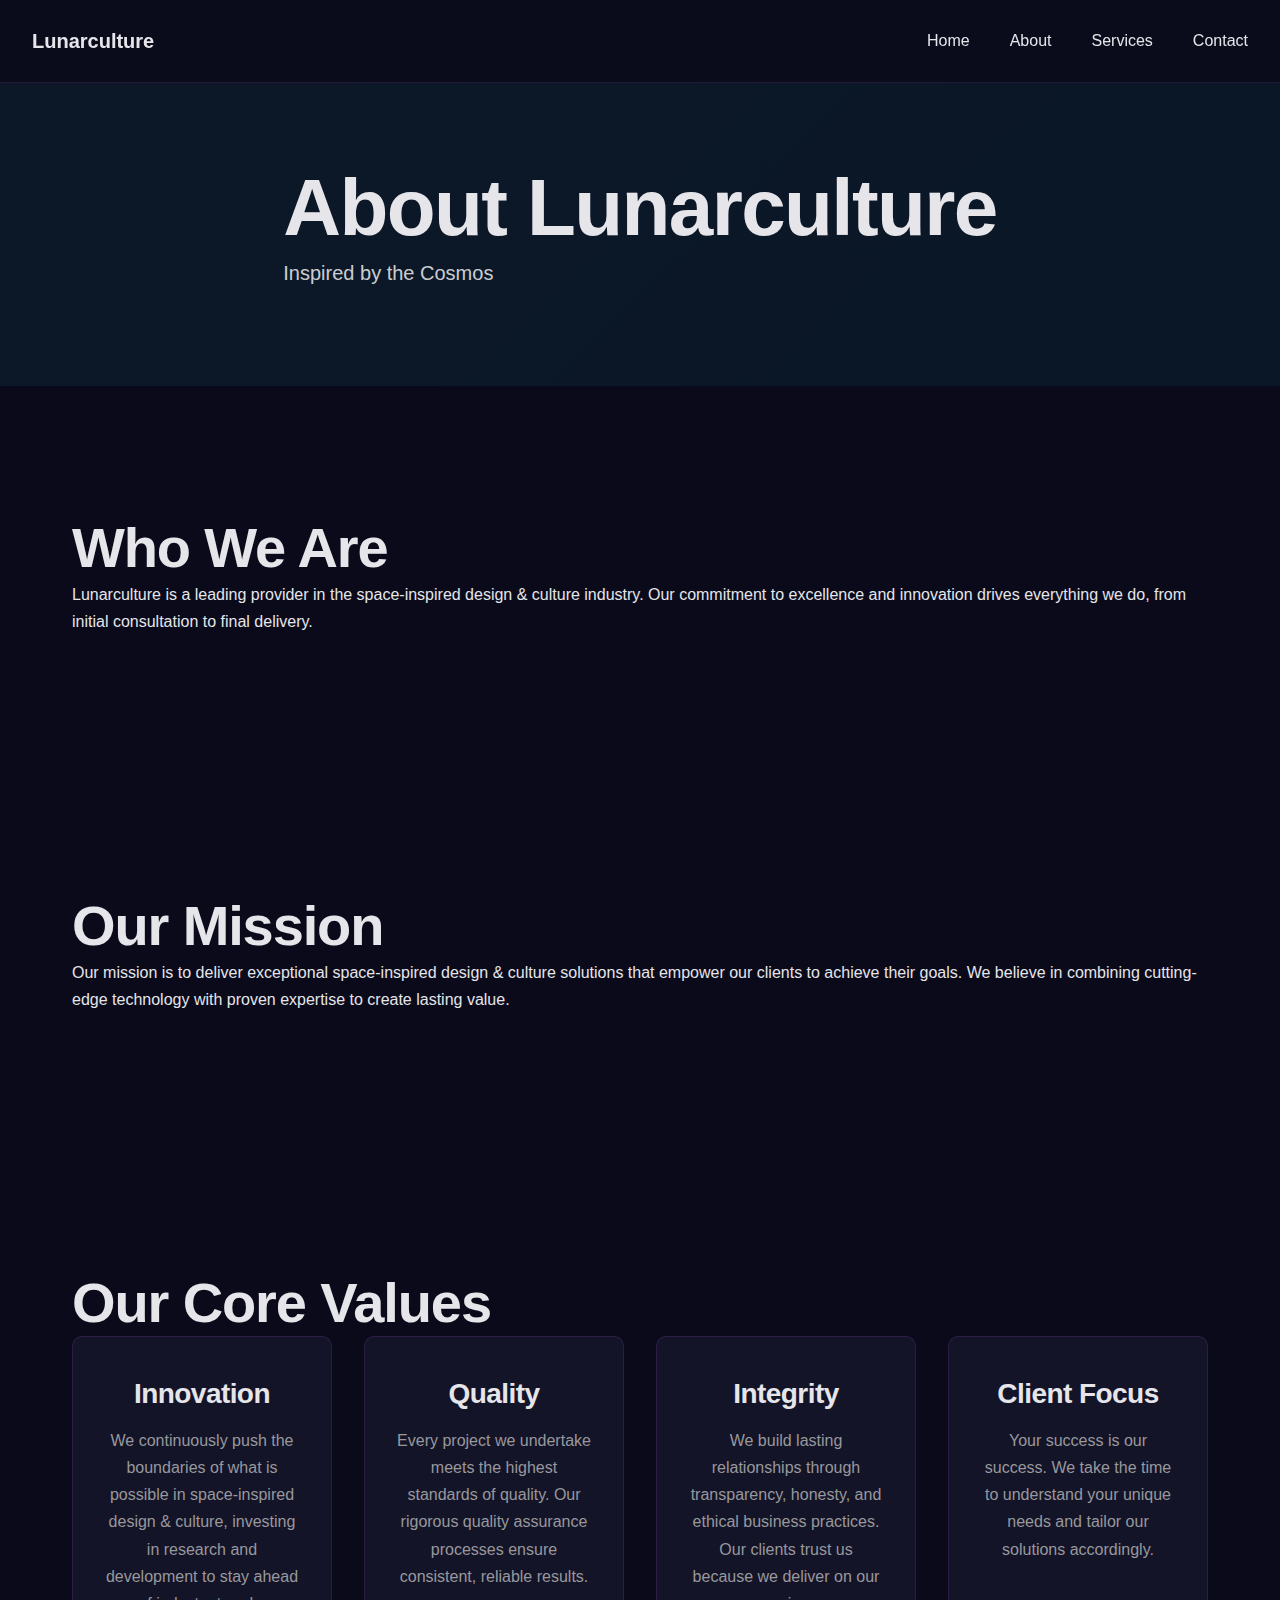
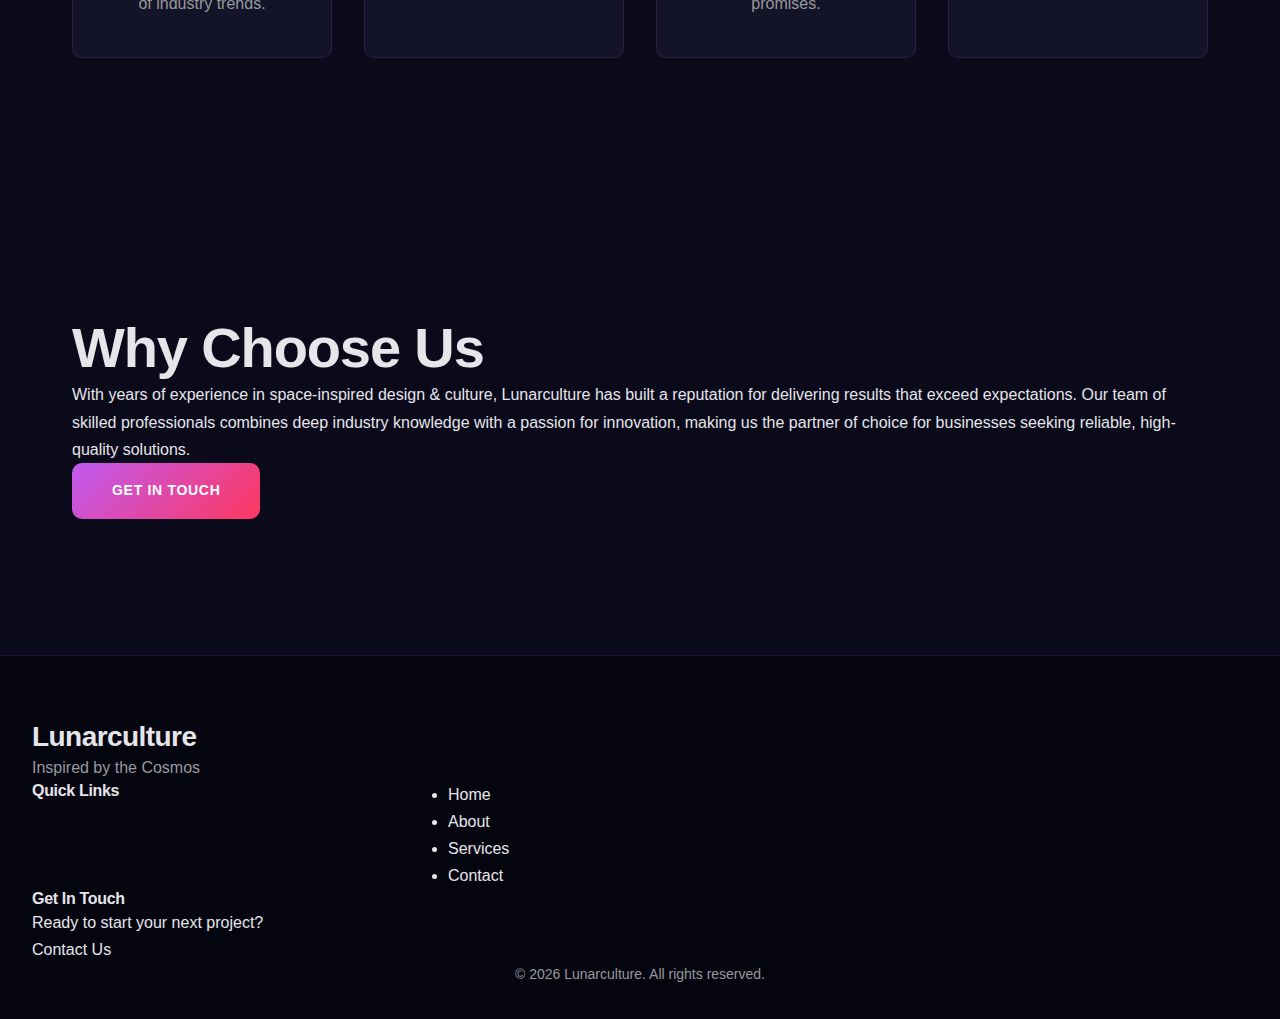
<file: about.html>
<!DOCTYPE html>
<html lang="en">
<head>
    <meta charset="UTF-8">
    <meta name="viewport" content="width=device-width, initial-scale=1.0">
    <meta name="description" content="Lunarculture - Inspired by the Cosmos. Professional services and solutions for space-inspired design &amp; culture. Contact us today for a free consultation.">
    <meta name="keywords" content="space-inspired design &amp; culture, lunarculture, space, inspired, design, culture, professional services, quality">
    <meta property="og:title" content="Lunarculture | Inspired by the Cosmos">
    <meta property="og:description" content="Lunarculture - Inspired by the Cosmos. Professional services and solutions for space-inspired design &amp; culture. Contact us today for a free consultation.">
    <meta property="og:type" content="website">
    <title>About Lunarculture</title>
    <link rel="preconnect" href="https://fonts.googleapis.com">
    <link rel="preconnect" href="https://fonts.gstatic.com" crossorigin>
    <link href="https://fonts.googleapis.com/css2?family=Oswald:wght@300;400;500;600;700&family=Poppins:wght@300;400;500;600;700&display=swap" rel="stylesheet">
    <link rel="stylesheet" href="css/style.css">
</head>
<body>
    <header class="site-header">
        <nav class="navbar">
            <div class="nav-container">
                <a href="index.html" class="nav-logo">Lunarculture</a>
                <button class="nav-toggle" aria-label="Toggle navigation" aria-expanded="false">
                    <span class="hamburger"></span>
                </button>
                <ul class="nav-menu">
            <li><a href="index.html">Home</a></li>
            <li><a href="about.html" class="active">About</a></li>
            <li><a href="services.html">Services</a></li>
            <li><a href="contact.html">Contact</a></li>
                </ul>
            </div>
        </nav>
    </header>

    <main>
        <section class="page-hero" style="background: linear-gradient(135deg, rgba(13, 27, 42, 0.85) 0%, rgba(10, 25, 41, 0.85) 100%), url('https://images.unsplash.com/photo-1505142468610-359e7d316be0?w=1920&q=80'); background-size: cover; background-position: center;">
            <div class="container">
                <h1>About Lunarculture</h1>
                <p class="page-hero-subtitle">Inspired by the Cosmos</p>
            </div>
        </section>

        <section class="about-intro">
            <div class="container">
                <h2>Who We Are</h2>
                <p>Lunarculture is a leading provider in the space-inspired design &amp; culture industry. Our commitment to excellence and innovation drives everything we do, from initial consultation to final delivery.</p>
            </div>
        </section>

        <section class="about-mission">
            <div class="container">
                <h2>Our Mission</h2>
                <p>Our mission is to deliver exceptional space-inspired design &amp; culture solutions that empower our clients to achieve their goals. We believe in combining cutting-edge technology with proven expertise to create lasting value.</p>
            </div>
        </section>

        <section class="about-values">
            <div class="container">
                <h2>Our Core Values</h2>
                <div class="values-grid">
                <div class="value-card">
                    <h3>Innovation</h3>
                    <p>We continuously push the boundaries of what is possible in space-inspired design &amp; culture, investing in research and development to stay ahead of industry trends.</p>
                </div>
                <div class="value-card">
                    <h3>Quality</h3>
                    <p>Every project we undertake meets the highest standards of quality. Our rigorous quality assurance processes ensure consistent, reliable results.</p>
                </div>
                <div class="value-card">
                    <h3>Integrity</h3>
                    <p>We build lasting relationships through transparency, honesty, and ethical business practices. Our clients trust us because we deliver on our promises.</p>
                </div>
                <div class="value-card">
                    <h3>Client Focus</h3>
                    <p>Your success is our success. We take the time to understand your unique needs and tailor our solutions accordingly.</p>
                </div>
                </div>
            </div>
        </section>

        <section class="about-why">
            <div class="container">
                <h2>Why Choose Us</h2>
                <p>With years of experience in space-inspired design &amp; culture, Lunarculture has built a reputation for delivering results that exceed expectations. Our team of skilled professionals combines deep industry knowledge with a passion for innovation, making us the partner of choice for businesses seeking reliable, high-quality solutions.</p>
                <a href="contact.html" class="btn btn-primary">Get In Touch</a>
            </div>
        </section>
    </main>

    <footer class="site-footer">
        <div class="footer-container">
            <div class="footer-content">
                <div class="footer-brand">
                    <h3>Lunarculture</h3>
                    <p>Inspired by the Cosmos</p>
                </div>
                <div class="footer-links">
                    <h4>Quick Links</h4>
                    <ul>
                        <li><a href="index.html">Home</a></li>
                        <li><a href="about.html">About</a></li>
                        <li><a href="services.html">Services</a></li>
                        <li><a href="contact.html">Contact</a></li>
                    </ul>
                </div>
                <div class="footer-contact">
                    <h4>Get In Touch</h4>
                    <p>Ready to start your next project?</p>
                    <a href="contact.html" class="footer-cta">Contact Us</a>
                </div>
            </div>
            <div class="footer-bottom">
                <p>&copy; 2026 Lunarculture. All rights reserved.</p>
            </div>
        </div>
    </footer>
    <script src="js/main.js"></script>
</body>
</html>
</file>
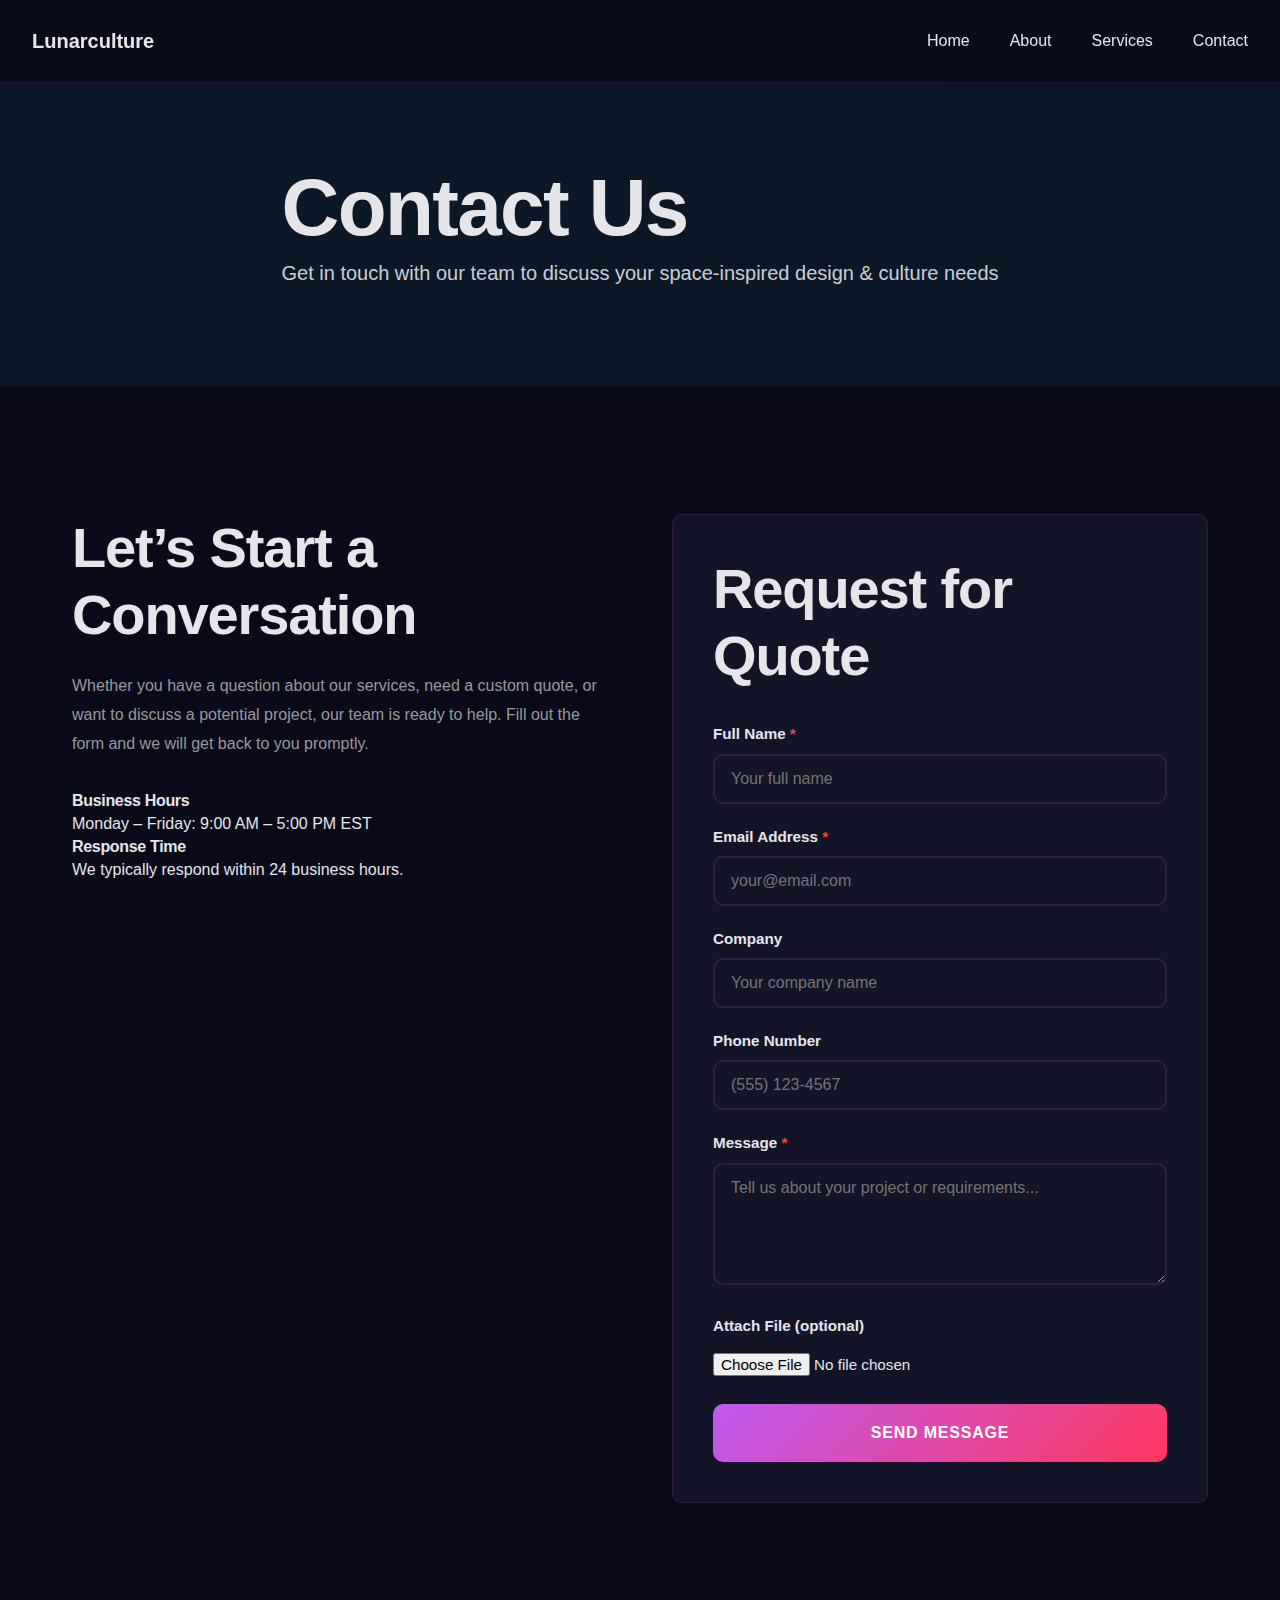
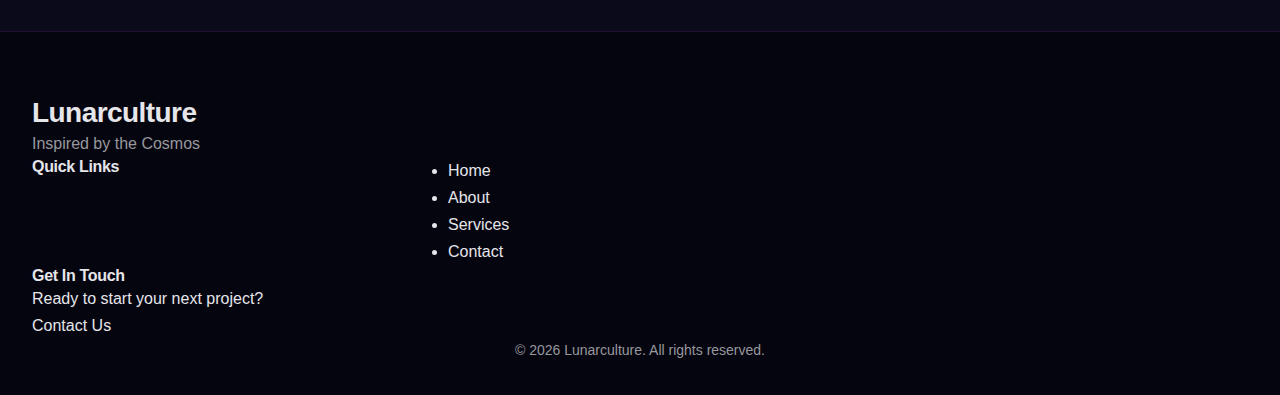
<file: contact.html>
<!DOCTYPE html>
<html lang="en">
<head>
    <meta charset="UTF-8">
    <meta name="viewport" content="width=device-width, initial-scale=1.0">
    <meta name="description" content="Lunarculture - Inspired by the Cosmos. Professional services and solutions for space-inspired design &amp; culture. Contact us today for a free consultation.">
    <meta name="keywords" content="space-inspired design &amp; culture, lunarculture, space, inspired, design, culture, professional services, quality">
    <meta property="og:title" content="Lunarculture | Inspired by the Cosmos">
    <meta property="og:description" content="Lunarculture - Inspired by the Cosmos. Professional services and solutions for space-inspired design &amp; culture. Contact us today for a free consultation.">
    <meta property="og:type" content="website">
    <title>Contact Lunarculture</title>
    <link rel="preconnect" href="https://fonts.googleapis.com">
    <link rel="preconnect" href="https://fonts.gstatic.com" crossorigin>
    <link href="https://fonts.googleapis.com/css2?family=Oswald:wght@300;400;500;600;700&family=Poppins:wght@300;400;500;600;700&display=swap" rel="stylesheet">
    <link rel="stylesheet" href="css/style.css">
</head>
<body>
    <header class="site-header">
        <nav class="navbar">
            <div class="nav-container">
                <a href="index.html" class="nav-logo">Lunarculture</a>
                <button class="nav-toggle" aria-label="Toggle navigation" aria-expanded="false">
                    <span class="hamburger"></span>
                </button>
                <ul class="nav-menu">
            <li><a href="index.html">Home</a></li>
            <li><a href="about.html">About</a></li>
            <li><a href="services.html">Services</a></li>
            <li><a href="contact.html" class="active">Contact</a></li>
                </ul>
            </div>
        </nav>
    </header>

    <main>
        <section class="page-hero" style="background: linear-gradient(135deg, rgba(13, 27, 42, 0.85) 0%, rgba(10, 25, 41, 0.85) 100%), url('https://images.unsplash.com/photo-1506905925346-21bda4d32df4?w=1920&q=80'); background-size: cover; background-position: center;">
            <div class="container">
                <h1>Contact Us</h1>
                <p class="page-hero-subtitle">Get in touch with our team to discuss your space-inspired design &amp; culture needs</p>
            </div>
        </section>

        <section class="contact-section">
            <div class="container">
                <div class="contact-grid">
                    <div class="contact-info">
                        <h2>Let&rsquo;s Start a Conversation</h2>
                        <p>Whether you have a question about our services, need a custom quote, or want to discuss a potential project, our team is ready to help. Fill out the form and we will get back to you promptly.</p>
                        <div class="contact-details">
                            <div class="contact-item">
                                <h4>Business Hours</h4>
                                <p>Monday &ndash; Friday: 9:00 AM &ndash; 5:00 PM EST</p>
                            </div>
                            <div class="contact-item">
                                <h4>Response Time</h4>
                                <p>We typically respond within 24 business hours.</p>
                            </div>
                        </div>
                    </div>
                    <div class="contact-form-wrapper">
                        <h2>Request for Quote</h2>
                        <form action="https://formspree.io/f/xyzformid" method="POST" enctype="multipart/form-data" class="contact-form" id="rfqForm">
                            <div class="form-group">
                                <label for="name">Full Name <span class="required">*</span></label>
                                <input type="text" id="name" name="name" required placeholder="Your full name">
                            </div>
                            <div class="form-group">
                                <label for="email">Email Address <span class="required">*</span></label>
                                <input type="email" id="email" name="email" required placeholder="your@email.com">
                            </div>
                            <div class="form-group">
                                <label for="company">Company</label>
                                <input type="text" id="company" name="company" placeholder="Your company name">
                            </div>
                            <div class="form-group">
                                <label for="phone">Phone Number</label>
                                <input type="tel" id="phone" name="phone" placeholder="(555) 123-4567">
                            </div>
                            <div class="form-group">
                                <label for="message">Message <span class="required">*</span></label>
                                <textarea id="message" name="message" rows="5" required placeholder="Tell us about your project or requirements..."></textarea>
                            </div>
                            <div class="form-group">
                                <label for="attachment">Attach File (optional)</label>
                                <input type="file" id="attachment" name="attachment">
                            </div>
                            <button type="submit" class="btn btn-primary btn-large btn-submit">Send Message</button>
                        </form>
                    </div>
                </div>
            </div>
        </section>
    </main>

    <footer class="site-footer">
        <div class="footer-container">
            <div class="footer-content">
                <div class="footer-brand">
                    <h3>Lunarculture</h3>
                    <p>Inspired by the Cosmos</p>
                </div>
                <div class="footer-links">
                    <h4>Quick Links</h4>
                    <ul>
                        <li><a href="index.html">Home</a></li>
                        <li><a href="about.html">About</a></li>
                        <li><a href="services.html">Services</a></li>
                        <li><a href="contact.html">Contact</a></li>
                    </ul>
                </div>
                <div class="footer-contact">
                    <h4>Get In Touch</h4>
                    <p>Ready to start your next project?</p>
                    <a href="contact.html" class="footer-cta">Contact Us</a>
                </div>
            </div>
            <div class="footer-bottom">
                <p>&copy; 2026 Lunarculture. All rights reserved.</p>
            </div>
        </div>
    </footer>
    <script src="js/main.js"></script>
</body>
</html>
</file>
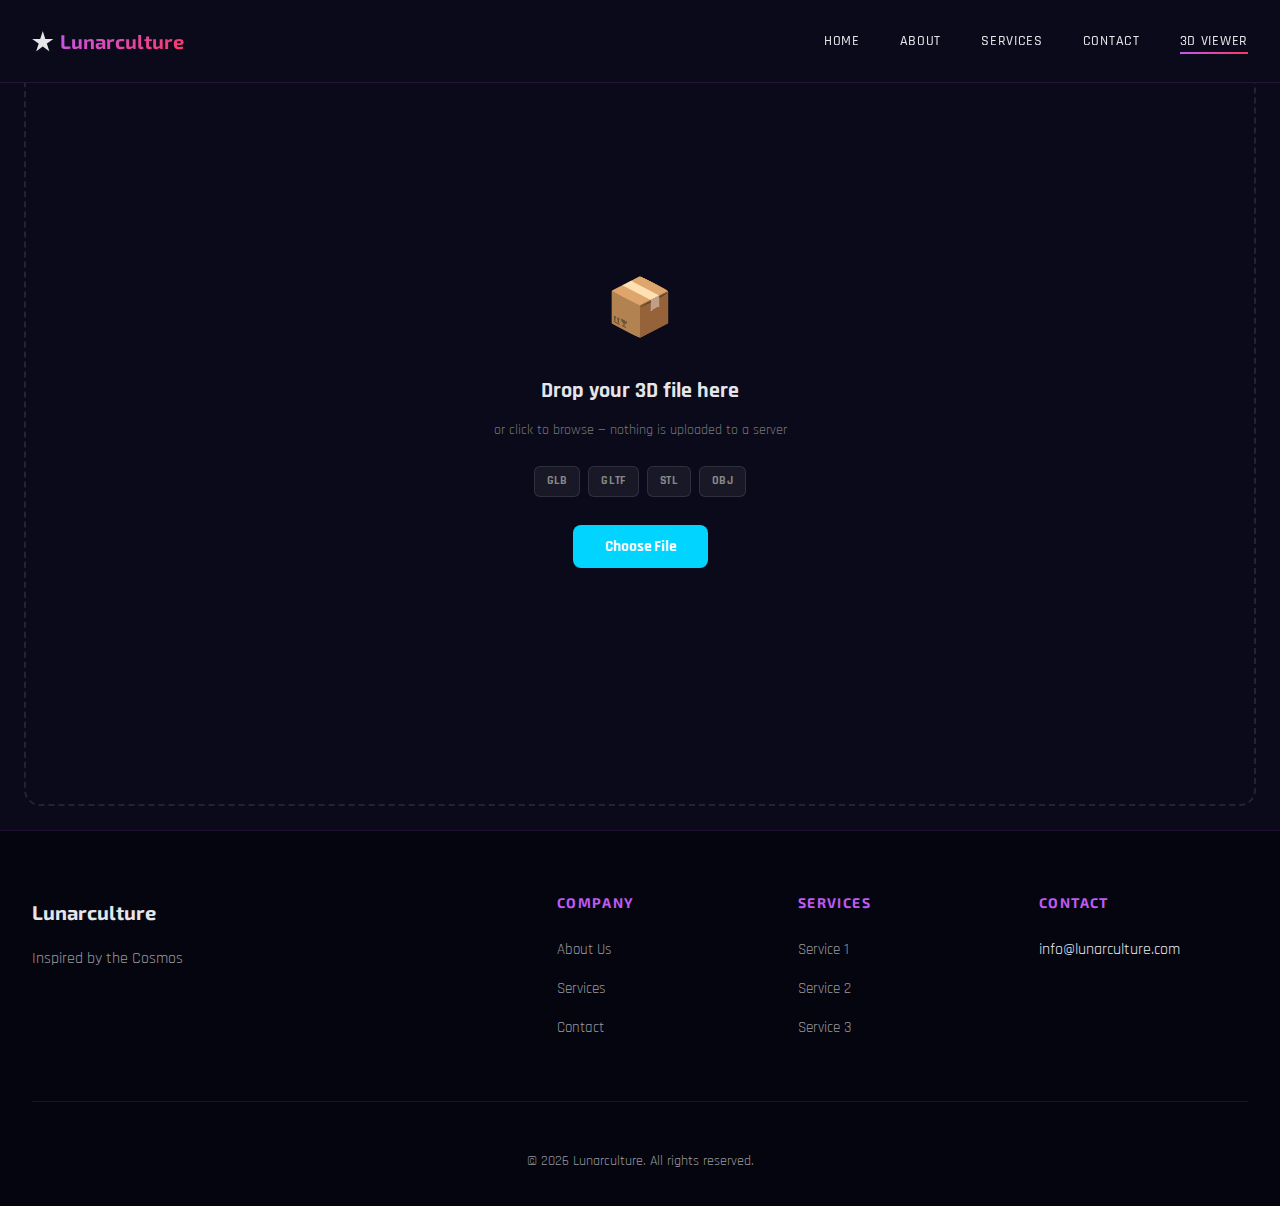
<file: viewer.html>
<!DOCTYPE html>
<html lang="en">
<head>
<meta charset="UTF-8">
<meta name="viewport" content="width=device-width, initial-scale=1.0">
<meta name="description" content="Lunarculture - Inspired by the Cosmos. Professional services and solutions for space-inspired design &amp;amp;amp; culture. Contact us today for a free consultation.">
<meta name="keywords" content="space-inspired design &amp;amp;amp; culture, lunarculture, space, inspired, design, culture, professional services, quality, max davis, ben stagl, ally reza, chilab, chilab studio, titobi, chicago, manufacturing, functional, 3d, prototype">
<meta name="author" content="Max Davis, Ben Stagl, Ally Reza - ChiLab Studio">
<link rel="preconnect" href="https://fonts.googleapis.com">
<link rel="preconnect" href="https://fonts.gstatic.com" crossorigin>
<link href="https://fonts.googleapis.com/css2?family=Rajdhani:wght@300;400;500;600;700&family=Exo+2:wght@300;400;500;600;700;800;900&display=swap" rel="stylesheet">
<link rel="stylesheet" href="css/style.css">
<title>3D Viewer — Lunarculture</title>
<style>
  #viewer-page {
    display: flex;
    flex-direction: column;
    height: calc(100vh - 70px);
  }
  #drop-zone {
    flex: 1;
    display: flex;
    flex-direction: column;
    align-items: center;
    justify-content: center;
    margin: 24px;
    border: 2px dashed rgba(255,255,255,0.1);
    border-radius: 16px;
    cursor: pointer;
    transition: border-color 0.2s, background 0.2s;
    user-select: none;
  }
  #drop-zone:hover, #drop-zone.dragover {
    border-color: var(--accent, #00d4ff);
    background: rgba(255,255,255,0.03);
  }
  .drop-icon { font-size: 56px; margin-bottom: 16px; pointer-events: none; }
  .drop-title { font-size: 22px; font-weight: 700; margin-bottom: 8px; pointer-events: none; }
  .drop-sub { font-size: 14px; color: #777; margin-bottom: 24px; pointer-events: none; }
  .format-badges { display: flex; gap: 8px; flex-wrap: wrap; justify-content: center; pointer-events: none; }
  .format-badge {
    background: rgba(255,255,255,0.06);
    border: 1px solid rgba(255,255,255,0.1);
    border-radius: 6px; padding: 4px 12px;
    font-size: 12px; font-weight: 700; color: #888; letter-spacing: 0.05em;
  }
  .btn-browse {
    margin-top: 28px;
    background: var(--accent-color, #00d4ff);
    border: none; color: #fff;
    font-family: inherit; font-size: 15px; font-weight: 700;
    padding: 12px 32px; border-radius: 8px; cursor: pointer;
  }
  #file-input { display: none; }
  #viewer-canvas {
    flex: 1; position: relative; display: none; overflow: hidden;
  }
  #viewer-canvas canvas { display: block; width: 100% !important; height: 100% !important; }
  #viewer-filename {
    position: absolute; top: 12px; left: 16px;
    font-size: 13px; color: #555; font-weight: 600; pointer-events: none;
  }
  .viewer-bar {
    position: absolute; bottom: 0; left: 0; right: 0;
    display: flex; align-items: center; justify-content: space-between;
    padding: 12px 16px;
    background: linear-gradient(transparent, rgba(0,0,0,0.85));
  }
  .controls-hint { font-size: 12px; color: #555; }
  .btn-new-model {
    background: rgba(255,255,255,0.07); border: 1px solid rgba(255,255,255,0.12);
    color: #888; font-family: inherit; font-size: 13px;
    padding: 6px 16px; border-radius: 6px; cursor: pointer;
  }
  .btn-new-model:hover { background: rgba(255,255,255,0.14); color: #fff; }
  .loading-overlay {
    position: absolute; inset: 0; display: flex; flex-direction: column;
    align-items: center; justify-content: center;
    background: rgba(0,0,0,0.75); gap: 14px; font-size: 16px; color: #00d4ff;
  }
  .progress-bar { width: 220px; height: 3px; background: #1a1a2e; border-radius: 2px; overflow: hidden; }
  .progress-fill { height: 100%; background: var(--accent-color, #00d4ff); width: 0%; transition: width 0.2s; }
</style>
</head>
<body>

<header class="site-header">
        <nav class="navbar">
            <div class="nav-container">
                <a href="index.html" class="nav-logo">
                    <span class="logo-emoji">&#9733;</span><span class="logo-text">Lunarculture</span>
                </a>
                <button class="nav-toggle" aria-label="Toggle navigation" aria-expanded="false">
                    <span class="hamburger"></span>
                    <span class="hamburger"></span>
                    <span class="hamburger"></span>
                </button>
                <ul class="nav-menu">
                    <li><a href="index.html" class="nav-link">Home</a></li>
                    <li><a href="about.html" class="nav-link">About</a></li>
                    <li><a href="services.html" class="nav-link">Services</a></li>
                    <li><a href="contact.html" class="nav-link">Contact</a></li>
                    <li><a href="viewer.html" class="nav-link active">3D Viewer</a></li>
                </ul>
            </div>
        </nav>
    </header>

<main id="main-content">
<div id="viewer-page">
  <div id="drop-zone">
    <div class="drop-icon">📦</div>
    <div class="drop-title">Drop your 3D file here</div>
    <div class="drop-sub">or click to browse — nothing is uploaded to a server</div>
    <div class="format-badges">
      <span class="format-badge">GLB</span>
      <span class="format-badge">GLTF</span>
      <span class="format-badge">STL</span>
      <span class="format-badge">OBJ</span>
    </div>
    <button class="btn-browse" id="btn-browse">Choose File</button>
    <input type="file" id="file-input" accept=".glb,.gltf,.stl,.obj">
  </div>
  <div id="viewer-canvas">
    <div id="viewer-filename"></div>
    <div class="loading-overlay" id="loading-overlay">
      <div id="loading-text">Loading model…</div>
      <div class="progress-bar"><div class="progress-fill" id="progress-fill"></div></div>
    </div>
    <div class="viewer-bar">
      <span class="controls-hint">🖱️ Drag to rotate · Scroll to zoom · Right-click to pan</span>
      <button class="btn-new-model" id="btn-new">Load New Model</button>
    </div>
  </div>
</div>
</main>

<footer class="site-footer">
        <div class="footer-container">
            <div class="footer-main">
                <div class="footer-brand">
                    <div class="footer-logo">Lunarculture</div>
                    <p>Inspired by the Cosmos</p>
                </div>
                <div class="footer-links">
                    <div class="footer-column">
                        <h4>Company</h4>
                        <ul>
                            <li><a href="about.html">About Us</a></li>
                            <li><a href="services.html">Services</a></li>
                            <li><a href="contact.html">Contact</a></li>
                        </ul>
                    </div>
                    <div class="footer-column">
                        <h4>Services</h4>
                        <ul>
                            <li><a href="services.html">Service 1</a></li>
                            <li><a href="services.html">Service 2</a></li>
                            <li><a href="services.html">Service 3</a></li>
                        </ul>
                    </div>
                    <div class="footer-column">
                        <h4>Contact</h4>
                        <ul>
                            <li>info@lunarculture.com</li>
                        </ul>
                    </div>
                </div>
            </div>
            <div class="footer-bottom">
                <p>&copy; 2026 Lunarculture. All rights reserved.</p>
            </div>
        </div>
    </footer>

<script src="js/main.js"></script>
<script type="importmap">
{"imports":{"three":"https://cdn.jsdelivr.net/npm/three@0.162.0/build/three.module.js","three/addons/":"https://cdn.jsdelivr.net/npm/three@0.162.0/examples/jsm/"}}
</script>
<script type="module">
import * as THREE from 'three';
import { OrbitControls } from 'three/addons/controls/OrbitControls.js';
import { GLTFLoader } from 'three/addons/loaders/GLTFLoader.js';
import { DRACOLoader } from 'three/addons/loaders/DRACOLoader.js';
import { STLLoader } from 'three/addons/loaders/STLLoader.js';
import { OBJLoader } from 'three/addons/loaders/OBJLoader.js';
import { RoomEnvironment } from 'three/addons/environments/RoomEnvironment.js';

const dropZone=document.getElementById('drop-zone'),fileInput=document.getElementById('file-input'),canvasEl=document.getElementById('viewer-canvas'),loadingOverlay=document.getElementById('loading-overlay'),loadingText=document.getElementById('loading-text'),progressFill=document.getElementById('progress-fill'),filenameEl=document.getElementById('viewer-filename');
const bgColor=getComputedStyle(document.documentElement).getPropertyValue('--bg-dark').trim()||'#0a0a0f';
const primaryColor=getComputedStyle(document.documentElement).getPropertyValue('--accent-color').trim()||'#00d4ff';
const scene=new THREE.Scene();
scene.background=new THREE.Color(bgColor);
scene.fog=new THREE.Fog(bgColor,20,80);
const camera=new THREE.PerspectiveCamera(50,1,0.001,2000);
camera.position.set(4,2.5,4);
const renderer=new THREE.WebGLRenderer({antialias:true});
renderer.setPixelRatio(Math.min(window.devicePixelRatio,2));
renderer.toneMapping=THREE.ACESFilmicToneMapping;
renderer.toneMappingExposure=1.4;
renderer.outputColorSpace=THREE.SRGBColorSpace;
canvasEl.appendChild(renderer.domElement);
const pmrem=new THREE.PMREMGenerator(renderer);
scene.environment=pmrem.fromScene(new RoomEnvironment(),0.04).texture;
pmrem.dispose();
const controls=new OrbitControls(camera,renderer.domElement);
controls.enableDamping=true;controls.dampingFactor=0.05;controls.autoRotate=true;controls.autoRotateSpeed=1.5;controls.minDistance=0.01;controls.maxDistance=1000;
scene.add(new THREE.AmbientLight(0xffffff,1.5));
const d1=new THREE.DirectionalLight(0xffffff,3);d1.position.set(5,10,5);scene.add(d1);
const d2=new THREE.DirectionalLight(0xffffff,2);d2.position.set(-5,5,-5);scene.add(d2);
const p1=new THREE.PointLight(new THREE.Color(primaryColor),2,100);p1.position.set(-3,2,0);scene.add(p1);
const p2=new THREE.PointLight(0x7b2ff7,2,100);p2.position.set(3,-1,2);scene.add(p2);
scene.add(new THREE.GridHelper(40,80,0x222244,0x111122));
const dracoLoader=new DRACOLoader();dracoLoader.setDecoderPath('https://cdn.jsdelivr.net/npm/three@0.162.0/examples/jsm/libs/draco/');
const gltfLoader=new GLTFLoader();gltfLoader.setDRACOLoader(dracoLoader);
const stlLoader=new STLLoader(),objLoader=new OBJLoader();
const defaultMat=new THREE.MeshStandardMaterial({color:new THREE.Color(primaryColor).lerp(new THREE.Color(0xffffff),0.4),roughness:0.35,metalness:0.7,side:THREE.DoubleSide});
let currentModel=null;
function clearModel(){if(currentModel){scene.remove(currentModel);currentModel=null;}}
function fitToScene(o){const box=new THREE.Box3().setFromObject(o),size=box.getSize(new THREE.Vector3()),center=box.getCenter(new THREE.Vector3()),maxDim=Math.max(size.x,size.y,size.z)||1,scale=2.5/maxDim;o.position.copy(center).multiplyScalar(-scale);o.scale.setScalar(scale);camera.position.set(4,2.5,4);controls.target.set(0,0,0);controls.update();}
function fixGLTF(o){o.traverse(c=>{if(!c.isMesh)return;const mats=Array.isArray(c.material)?c.material:[c.material];mats.forEach((m,i)=>{if(m.isMeshBasicMaterial){const r=new THREE.MeshStandardMaterial({color:m.color,map:m.map,roughness:0.5,metalness:0.1,side:THREE.DoubleSide});Array.isArray(c.material)?c.material[i]=r:c.material=r;}else{m.side=THREE.DoubleSide;if(m.envMapIntensity!==undefined)m.envMapIntensity=2;m.needsUpdate=true;}});}));}
function addToScene(o){clearModel();fitToScene(o);scene.add(o);currentModel=o;loadingOverlay.style.display='none';}
function onProg(x){if(x.total){const p=Math.round(x.loaded/x.total*100);loadingText.textContent=`Loading… ${p}%`;progressFill.style.width=p+'%';}}
function onErr(e){loadingText.textContent='Error loading file.';console.error(e);}
function loadFile(file){
  const ext=file.name.split('.').pop().toLowerCase();
  if(!['glb','gltf','stl','obj'].includes(ext)){alert(`Unsupported format "${ext}"`);return;}
  const url=URL.createObjectURL(file);
  dropZone.style.display='none';canvasEl.style.display='block';
  filenameEl.textContent=file.name;loadingOverlay.style.display='flex';
  loadingText.textContent='Loading model…';progressFill.style.width='0%';resizeRenderer();
  if(ext==='glb'||ext==='gltf'){gltfLoader.load(url,g=>{fixGLTF(g.scene);addToScene(g.scene);URL.revokeObjectURL(url);},onProg,onErr);}
  else if(ext==='stl'){stlLoader.load(url,geo=>{geo.computeVertexNormals();const m=new THREE.Mesh(geo,defaultMat.clone()),g=new THREE.Group();g.add(m);addToScene(g);URL.revokeObjectURL(url);},onProg,onErr);}
  else if(ext==='obj'){objLoader.load(url,o=>{o.traverse(c=>{if(c.isMesh)c.material=defaultMat.clone();});addToScene(o);URL.revokeObjectURL(url);},onProg,onErr);}
}
document.getElementById('btn-browse').addEventListener('click',e=>{e.stopPropagation();fileInput.click();});
dropZone.addEventListener('click',()=>fileInput.click());
fileInput.addEventListener('change',e=>{if(e.target.files[0])loadFile(e.target.files[0]);});
dropZone.addEventListener('dragover',e=>{e.preventDefault();dropZone.classList.add('dragover');});
dropZone.addEventListener('dragleave',()=>dropZone.classList.remove('dragover'));
dropZone.addEventListener('drop',e=>{e.preventDefault();dropZone.classList.remove('dragover');if(e.dataTransfer.files[0])loadFile(e.dataTransfer.files[0]);});
document.getElementById('btn-new').addEventListener('click',()=>{clearModel();canvasEl.style.display='none';dropZone.style.display='flex';fileInput.value='';});
function resizeRenderer(){const w=canvasEl.clientWidth,h=canvasEl.clientHeight;renderer.setSize(w,h);camera.aspect=w/h;camera.updateProjectionMatrix();}
window.addEventListener('resize',resizeRenderer);
function animate(){requestAnimationFrame(animate);p1.intensity=2+Math.sin(Date.now()*0.002)*0.5;p2.intensity=2+Math.cos(Date.now()*0.002)*0.5;controls.update();renderer.render(scene,camera);}
animate();
</script>
</body>
</html>
</file>
<file: css/style.css>
/* ============================================
   lunarculture.com - Space/Cosmic Design
   Premium Generated Stylesheet
   ============================================ */

:root {
    --primary: #bf5af2;
    --primary-dark: #9b3dd0;
    --secondary: #64d2ff;
    --accent: #ff375f;
    --bg-dark: #0a0a1a;
    --bg-darker: #050510;
    --bg-card: #141428;
    --text: #e5e5ea;
    --text-dim: #98989d;
    --border: rgba(191,90,242,0.15);
    --font-heading: 'Exo 2', sans-serif;
    --font-body: 'Rajdhani', sans-serif;
    --radius: 10px;
    --transition: all 0.4s cubic-bezier(0.4,0,0.2,1);
    --transition-fast: all 0.2s ease;
}

.stars-bg{position:fixed;top:0;left:0;width:100%;height:100%;background:radial-gradient(1px 1px at 20% 30%,rgba(191,90,242,0.4),transparent),radial-gradient(1px 1px at 40% 70%,rgba(100,210,255,0.3),transparent),radial-gradient(1px 1px at 60% 20%,rgba(255,255,255,0.3),transparent),radial-gradient(1px 1px at 80% 50%,rgba(191,90,242,0.3),transparent),radial-gradient(1px 1px at 10% 80%,rgba(100,210,255,0.4),transparent),radial-gradient(1px 1px at 90% 90%,rgba(255,255,255,0.2),transparent),radial-gradient(1px 1px at 50% 10%,rgba(191,90,242,0.3),transparent),radial-gradient(1px 1px at 70% 60%,rgba(100,210,255,0.3),transparent);pointer-events:none;z-index:0;}

*,*::before,*::after { margin:0;padding:0;box-sizing:border-box; }
html { scroll-behavior:smooth;font-size:16px; }

body {
    font-family: var(--font-body);
    color: var(--text);
    background-color: var(--bg-dark);
    line-height: 1.7;
    -webkit-font-smoothing: antialiased;
    overflow-x: hidden;
    position: relative;
}

h1,h2,h3,h4,h5,h6 {
    font-family: var(--font-heading);
    line-height: 1.2;
    font-weight: 700;
    color: var(--text);
    letter-spacing: -0.02em;
}
h1 { font-size: clamp(2.5rem,8vw,5rem); }
h2 { font-size: clamp(2rem,5vw,3.5rem); }
h3 { font-size: clamp(1.25rem,3vw,1.75rem); }
a { text-decoration:none;color:inherit; }
img { max-width:100%;display:block; }

/* Layout */
.container { max-width:1200px;margin:0 auto;padding:0 2rem; }
.container-wide { max-width:1400px;margin:0 auto;padding:0 2rem; }
section { padding:8rem 0; }
.section-header { margin-bottom:4rem; }
.section-header.center { text-align:center; }

.section-label {
    display:inline-block;
    font-size:0.75rem;font-weight:700;
    text-transform:uppercase;letter-spacing:0.2em;
    color:var(--primary);margin-bottom:1rem;
    position:relative;padding-left:2.5rem;
}
.section-label::before {
    content:'';position:absolute;left:0;top:50%;
    transform:translateY(-50%);width:2rem;height:2px;
    background:linear-gradient(90deg,var(--primary),var(--accent));
}

/* Header */
.site-header {
    position:fixed;top:0;left:0;right:0;z-index:1000;
    background:rgba(10,10,26,0.8);
    backdrop-filter:blur(20px);
    border-bottom:1px solid var(--border);
    transition: box-shadow 0.3s ease;
}
.site-header.scrolled { box-shadow:0 4px 30px rgba(0,0,0,0.15); }
.navbar { padding:1.5rem 0; }
.nav-container {
    max-width:1400px;margin:0 auto;padding:0 2rem;
    display:flex;justify-content:space-between;align-items:center;
}
.nav-logo {
    font-family:var(--font-heading);font-size:1.25rem;font-weight:700;
    display:flex;align-items:center;gap:0.35rem;
    transition:var(--transition-fast);
}
.nav-logo:hover { transform:translateY(-2px); }
.logo-bracket { color:var(--primary);font-size:1.5rem; }
.logo-text {
    background:linear-gradient(135deg,var(--primary),var(--accent));
    -webkit-background-clip:text;-webkit-text-fill-color:transparent;
    background-clip:text;
}
.logo-emoji { font-size:1.5rem;line-height:1; }
.nav-menu { display:flex;gap:2.5rem;list-style:none; }
.nav-link {
    position:relative;font-weight:500;text-transform:uppercase;
    font-size:0.875rem;letter-spacing:0.05em;
    transition:var(--transition-fast);
}
.nav-link::after {
    content:'';position:absolute;bottom:-4px;left:0;width:0;height:2px;
    background:linear-gradient(90deg,var(--primary),var(--accent));
    transition:var(--transition);
}
.nav-link:hover::after,.nav-link.active::after { width:100%; }
.nav-link:hover { color:var(--primary); }

.nav-toggle {
    display:none;flex-direction:column;gap:5px;
    background:none;border:none;cursor:pointer;padding:0.5rem;
}
.hamburger {
    width:25px;height:2px;background:var(--primary);
    transition:var(--transition);display:block;
    position:relative;
}
.hamburger::before,.hamburger::after {
    content:'';position:absolute;width:25px;height:2px;
    background:var(--primary);transition:var(--transition);
}
.hamburger::before { top:-7px; }
.hamburger::after { top:7px; }
.nav-toggle.active .hamburger { background:transparent; }
.nav-toggle.active .hamburger::before { transform:rotate(45deg);top:0; }
.nav-toggle.active .hamburger::after { transform:rotate(-45deg);top:0; }

/* Hero */
.hero {
    position:relative;min-height:100vh;
    display:flex;align-items:center;justify-content:center;
    overflow:hidden;padding-top:80px;
}
.hero-background {
    position:absolute;top:0;left:0;width:100%;height:100%;z-index:0;
}
.hero-background img {
    width:100%;height:100%;object-fit:cover;filter:brightness(0.3);
}
.hero-overlay {
    position:absolute;top:0;left:0;width:100%;height:100%;
    background:linear-gradient(135deg, rgba(10,10,26,0.9), rgba(191,90,242,0.15));
}
.hero-content {
    position:relative;z-index:2;max-width:1400px;
    margin:0 auto;padding:0 2rem;text-align:center;
}
.hero-badge {
    display:inline-block;padding:0.5rem 1.5rem;
    border:1px solid var(--primary);border-radius:50px;
    font-size:0.75rem;font-weight:600;letter-spacing:0.15em;
    text-transform:uppercase;color:var(--primary);
    margin-bottom:2rem;animation:fadeInDown 0.8s ease-out;
}
.hero-title { margin-bottom:1.5rem;color:#fff;animation:fadeInUp 0.8s ease-out 0.2s both; }
.title-line { display:block;line-height:1; }
.title-line.highlight {
    background:linear-gradient(135deg,var(--primary),var(--accent));
    -webkit-background-clip:text;-webkit-text-fill-color:transparent;
    background-clip:text;
}
.hero-subtitle {
    font-size:clamp(1.125rem,2vw,1.5rem);
    max-width:700px;margin:0 auto 3rem;color:rgba(255,255,255,0.8);
    animation:fadeInUp 0.8s ease-out 0.4s both;
}
.hero-actions {
    display:flex;gap:1.5rem;justify-content:center;flex-wrap:wrap;
    animation:fadeInUp 0.8s ease-out 0.6s both;
}
.hero-stats {
    display:flex;gap:4rem;justify-content:center;margin-top:4rem;
    animation:fadeInUp 0.8s ease-out 0.8s both;
}
.stat-item { text-align:center; }
.stat-number {
    font-family:var(--font-heading);font-size:2.5rem;font-weight:900;
    background:linear-gradient(135deg,var(--primary),#fff);
    -webkit-background-clip:text;-webkit-text-fill-color:transparent;
    background-clip:text;line-height:1;margin-bottom:0.5rem;
}
.stat-label {
    font-size:0.875rem;text-transform:uppercase;
    letter-spacing:0.1em;color:rgba(255,255,255,0.6);
}
.scroll-indicator {
    position:absolute;bottom:3rem;left:50%;transform:translateX(-50%);
    display:flex;flex-direction:column;align-items:center;gap:0.5rem;
    font-size:0.75rem;letter-spacing:0.15em;color:rgba(255,255,255,0.5);
    animation:fadeInUp 0.8s ease-out 1s both;
}
.scroll-line {
    width:1px;height:40px;
    background:linear-gradient(180deg,transparent,var(--primary));
    animation:scrollLine 2s ease-in-out infinite;
}

/* Buttons */
.btn {
    display:inline-block;padding:1rem 2.5rem;
    font-family:var(--font-heading);font-weight:600;font-size:0.875rem;
    text-transform:uppercase;letter-spacing:0.05em;
    border-radius:var(--radius);transition:var(--transition);
    cursor:pointer;position:relative;overflow:hidden;border:none;
}
.btn::before {
    content:'';position:absolute;top:0;left:-100%;width:100%;height:100%;
    background:linear-gradient(90deg,transparent,rgba(255,255,255,0.2),transparent);
    transition:left 0.5s;
}
.btn:hover::before { left:100%; }
.btn-primary {
    background:linear-gradient(135deg,var(--primary),var(--accent));
    color:#fff;
}
.btn-primary:hover {
    transform:translateY(-2px);
    box-shadow:0 10px 30px rgba(191,90,242,0.3);
}
.btn-secondary {
    background:transparent;border:2px solid var(--primary);color:var(--primary);
}
.btn-secondary:hover {
    background:var(--primary);color:#0a0a1a;transform:translateY(-2px);
}
.btn-outline {
    background:transparent;border:2px solid var(--text);color:var(--text);
    padding:0.875rem 2rem;
}
.btn-outline:hover { background:var(--text);color:var(--bg-dark); }
.btn-large { padding:1.25rem 3rem;font-size:1rem; }
.btn-submit { width:100%;text-align:center; }

/* Process Section */
.process-section { background:#050510; }
.process-grid {
    display:grid;grid-template-columns:repeat(auto-fit,minmax(300px,1fr));gap:3rem;
}
.process-card {
    position:relative;background:#141428;
    border:1px solid var(--border);border-radius:var(--radius);
    padding:2rem;transition:var(--transition);
}
.process-card:hover {
    transform:translateY(-10px);border-color:var(--primary);
    box-shadow:0 20px 40px rgba(191,90,242,0.1);
}
.card-number {
    font-family:var(--font-heading);font-size:4rem;font-weight:900;
    line-height:1;
    background:linear-gradient(135deg,var(--primary),var(--accent));
    -webkit-background-clip:text;-webkit-text-fill-color:transparent;
    background-clip:text;opacity:0.15;position:absolute;top:1rem;right:1.5rem;
}
.card-image {
    width:100%;height:200px;border-radius:calc(var(--radius) - 4px);
    overflow:hidden;margin-bottom:1.5rem;
}
.card-image img {
    width:100%;height:100%;object-fit:cover;transition:var(--transition);
}
.process-card:hover .card-image img { transform:scale(1.1); }
.process-card h3 { margin-bottom:1rem; }
.process-card p { color:var(--text-dim);line-height:1.7; }

/* Materials Section */
.materials-section {
    background:linear-gradient(135deg,#0a0a1a,#050510);
}
.materials-content {
    display:grid;grid-template-columns:1fr 1fr;gap:4rem;align-items:center;
}
.materials-info h2 { margin-bottom:1.5rem; }
.materials-info p { color:var(--text-dim);margin-bottom:2rem;line-height:1.8; }
.materials-list { list-style:none;margin-bottom:2.5rem; }
.materials-list li {
    padding:0.75rem 0;font-size:1.125rem;
    display:flex;align-items:center;gap:1rem;
    border-bottom:1px solid var(--border);
}
.material-icon { color:var(--primary);font-size:0.5rem; }
.materials-visual { position:relative; }
.materials-visual img {
    width:100%;border-radius:var(--radius);
    box-shadow:0 20px 60px rgba(0,0,0,0.3);
}
.visual-accent {
    position:absolute;top:-2rem;right:-2rem;width:200px;height:200px;
    background:linear-gradient(135deg,var(--primary),var(--accent));
    opacity:0.1;border-radius:50%;filter:blur(60px);z-index:-1;
}

/* Industries Section */
.industries-grid {
    display:grid;grid-template-columns:repeat(auto-fit,minmax(250px,1fr));gap:2rem;
}
.industry-card {
    background:#141428;border:1px solid var(--border);
    border-radius:var(--radius);padding:2.5rem 2rem;text-align:center;
    transition:var(--transition);
}
.industry-card:hover {
    transform:translateY(-5px);border-color:var(--primary);
}
.industry-icon {
    font-size:3rem;margin-bottom:1.5rem;display:inline-block;
    background:linear-gradient(135deg,var(--primary),var(--accent));
    -webkit-background-clip:text;-webkit-text-fill-color:transparent;
    background-clip:text;
}
.industry-card h3 { margin-bottom:1rem;font-size:1.5rem; }
.industry-card p { color:var(--text-dim);line-height:1.7; }

/* CTA Section */
.cta-section { position:relative;padding:10rem 0;overflow:hidden; }
.cta-background {
    position:absolute;top:0;left:0;width:100%;height:100%;z-index:0;
}
.cta-background img {
    width:100%;height:100%;object-fit:cover;filter:brightness(0.2);
}
.cta-background::after {
    content:'';position:absolute;top:0;left:0;width:100%;height:100%;
    background:linear-gradient(135deg, rgba(191,90,242,0.3), rgba(10,10,26,0.85));
}
.cta-content {
    position:relative;z-index:2;text-align:center;max-width:800px;margin:0 auto;
}
.cta-content h2 {
    font-size:clamp(2.5rem,5vw,4rem);margin-bottom:1.5rem;color:#fff;
}
.cta-content p { font-size:1.25rem;color:rgba(255,255,255,0.8);margin-bottom:3rem; }

/* Page Hero (secondary pages) */
.page-hero {
    position:relative;padding:10rem 0 6rem;overflow:hidden;
    display:flex;align-items:center;justify-content:center;
}
.page-hero-bg {
    position:absolute;top:0;left:0;width:100%;height:100%;z-index:0;
}
.page-hero-bg img {
    width:100%;height:100%;object-fit:cover;filter:brightness(0.3);
}
.page-hero-overlay {
    position:absolute;top:0;left:0;width:100%;height:100%;
    background:linear-gradient(135deg, rgba(10,10,26,0.9), rgba(191,90,242,0.15));
}
.page-hero-content {
    position:relative;z-index:2;text-align:center;max-width:800px;
    margin:0 auto;padding:0 2rem;
}
.page-hero-content h1 { color:#fff;margin-bottom:1rem; }
.page-hero-subtitle { font-size:1.25rem;color:rgba(255,255,255,0.8); }

/* About Page */
.story-section { padding:8rem 0; }
.story-grid {
    display:grid;grid-template-columns:1fr 1fr;gap:4rem;align-items:center;
}
.story-image img {
    width:100%;border-radius:var(--radius);
    box-shadow:0 20px 60px rgba(0,0,0,0.15);
}
.story-content { }
.story-content h2 { margin-bottom:1.5rem; }
.story-content p { color:var(--text-dim);margin-bottom:1.5rem;line-height:1.8; }

.mission-section { background:#050510;padding:8rem 0; }
.mission-grid {
    display:grid;grid-template-columns:1fr 1fr;gap:3rem;
}
.mission-card {
    background:#141428;border:1px solid var(--border);
    border-radius:var(--radius);padding:3rem;
}
.mission-card h3 { margin-bottom:1.5rem;color:var(--primary); }
.mission-card p { color:var(--text-dim);line-height:1.8; }

.values-section { padding:8rem 0; }
.values-grid {
    display:grid;grid-template-columns:repeat(auto-fit,minmax(250px,1fr));gap:2rem;
}
.value-card {
    background:#141428;border:1px solid var(--border);
    border-radius:var(--radius);padding:2.5rem 2rem;text-align:center;
    transition:var(--transition);
}
.value-card:hover { transform:translateY(-5px);border-color:var(--primary); }
.value-icon {
    font-size:2.5rem;margin-bottom:1rem;
    background:linear-gradient(135deg,var(--primary),var(--accent));
    -webkit-background-clip:text;-webkit-text-fill-color:transparent;
    background-clip:text;
}
.value-card h3 { margin-bottom:1rem; }
.value-card p { color:var(--text-dim);line-height:1.7; }

.stats-section {
    background:#050510;padding:6rem 0;
}
.stats-bar {
    display:grid;grid-template-columns:repeat(4,1fr);gap:2rem;text-align:center;
}

/* Services Page */
.services-detail-section { padding:8rem 0; }
.services-detail-grid { display:grid;gap:3rem; }
.service-detail-card {
    display:grid;grid-template-columns:1fr 2fr;gap:2rem;
    background:#141428;border:1px solid var(--border);
    border-radius:var(--radius);overflow:hidden;
    transition:var(--transition);
}
.service-detail-card:hover { transform:translateY(-5px);border-color:var(--primary); }
.service-detail-image { height:100%;min-height:250px; }
.service-detail-image img { width:100%;height:100%;object-fit:cover; }
.service-detail-content { padding:2.5rem; }
.service-detail-content h3 { margin-bottom:1rem;color:var(--primary); }
.service-detail-content p { color:var(--text-dim);line-height:1.8; }

.timeline-section { background:#050510;padding:8rem 0; }
.timeline { position:relative;max-width:700px;margin:0 auto; }
.timeline-line {
    position:absolute;left:30px;top:0;bottom:0;width:2px;
    background:linear-gradient(180deg,var(--primary),var(--accent));
}
.timeline-step {
    display:flex;gap:2rem;margin-bottom:3rem;position:relative;
}
.timeline-number {
    width:60px;height:60px;border-radius:50%;flex-shrink:0;
    background:linear-gradient(135deg,var(--primary),var(--accent));
    color:#fff;display:flex;align-items:center;justify-content:center;
    font-family:var(--font-heading);font-weight:700;font-size:1.25rem;
    z-index:1;
}
.timeline-content {
    background:#141428;border:1px solid var(--border);
    border-radius:var(--radius);padding:2rem;flex:1;
}
.timeline-content h3 { margin-bottom:0.75rem; }
.timeline-content p { color:var(--text-dim);line-height:1.7; }

/* Contact Page */
.contact-section { padding:8rem 0; }
.contact-grid {
    display:grid;grid-template-columns:1fr 1fr;gap:4rem;align-items:start;
}
.contact-info h2 { margin-bottom:1.5rem; }
.contact-info > p { color:var(--text-dim);line-height:1.8;margin-bottom:2rem; }
.contact-cards { display:grid;gap:1.5rem; }
.contact-card {
    background:#141428;border:1px solid var(--border);
    border-radius:var(--radius);padding:1.5rem;
    display:flex;gap:1rem;align-items:flex-start;
}
.contact-card-icon {
    font-size:1.5rem;flex-shrink:0;
    background:linear-gradient(135deg,var(--primary),var(--accent));
    -webkit-background-clip:text;-webkit-text-fill-color:transparent;
    background-clip:text;
}
.contact-card h4 { margin-bottom:0.25rem;font-size:1rem; }
.contact-card p { color:var(--text-dim);font-size:0.9375rem; }

.contact-form-wrapper {
    background:#141428;border:1px solid var(--border);
    border-radius:var(--radius);padding:2.5rem;
    box-shadow:0 20px 60px rgba(0,0,0,0.1);
}
.contact-form-wrapper h2 { margin-bottom:2rem; }
.form-group { margin-bottom:1.25rem; }
.form-group label {
    display:block;margin-bottom:0.4rem;font-weight:600;
    color:var(--text);font-size:0.95rem;
}
.required { color:#e74c3c; }
.form-group input[type="text"],
.form-group input[type="email"],
.form-group input[type="tel"],
.form-group textarea {
    width:100%;padding:0.875rem 1rem;
    border:2px solid var(--border);border-radius:var(--radius);
    font-family:var(--font-body);font-size:1rem;
    color:var(--text);background:#141428;
    transition:var(--transition);
}
.form-group input:focus,
.form-group textarea:focus {
    outline:none;border-color:var(--primary);
    box-shadow:0 0 0 3px rgba(191,90,242,0.15);
}
.form-group input.error,
.form-group textarea.error { border-color:#e74c3c; }
.form-error { color:#e74c3c;font-size:0.85rem;margin-top:0.25rem;min-height:1.2em; }
.form-group input[type="file"] { font-family:var(--font-body);font-size:0.95rem;padding:0.5rem 0;border:none;background:none; }

/* Footer */
.site-footer {
    background:#050510;
    border-top:1px solid var(--border);padding:4rem 0 2rem;
    
}
.footer-container { max-width:1400px;margin:0 auto;padding:0 2rem; }
.footer-main {
    display:grid;grid-template-columns:2fr 3fr;gap:4rem;
    margin-bottom:3rem;padding-bottom:3rem;
    border-bottom:1px solid var(--border);
}
.footer-brand { }
.footer-logo {
    font-family:var(--font-heading);font-size:1.25rem;
    font-weight:700;margin-bottom:1rem;
    
}
.footer-brand p { color:var(--text-dim); }
.footer-links {
    display:grid;grid-template-columns:repeat(3,1fr);gap:2rem;
}
.footer-column h4 {
    font-size:0.875rem;text-transform:uppercase;letter-spacing:0.1em;
    margin-bottom:1.5rem;color:var(--primary);
}
.footer-column ul { list-style:none; }
.footer-column li { margin-bottom:0.75rem; }
.footer-column a {
    color:var(--text-dim);
    transition:var(--transition-fast);font-size:0.9375rem;
}
.footer-column a:hover { color:var(--primary);padding-left:5px; }
.footer-bottom {
    text-align:center;
    color:var(--text-dim);
    font-size:0.875rem;
}

/* Scroll Animation */
.animate-in {
    opacity:0;transform:translateY(30px);transition:opacity 0.6s ease,transform 0.6s ease;
}
.animate-in.visible { opacity:1;transform:translateY(0); }

/* Keyframes */
@keyframes fadeInDown {
    from { opacity:0;transform:translateY(-20px); }
    to { opacity:1;transform:translateY(0); }
}
@keyframes fadeInUp {
    from { opacity:0;transform:translateY(20px); }
    to { opacity:1;transform:translateY(0); }
}
@keyframes scrollLine {
    0%,100% { transform:scaleY(1); }
    50% { transform:scaleY(1.5); }
}

/* Responsive */
@media(max-width:968px) {
    .nav-menu {
        position:fixed;top:80px;right:-100%;width:300px;
        height:calc(100vh - 80px);background:#141428;
        flex-direction:column;padding:2rem;gap:1.5rem;
        border-left:1px solid var(--border);transition:var(--transition);
        z-index:1000;
    }
    .nav-menu.active { right:0; }
    .nav-toggle { display:flex; }
    .hero-stats { gap:2rem; }
    .materials-content { grid-template-columns:1fr; }
    .story-grid { grid-template-columns:1fr; }
    .mission-grid { grid-template-columns:1fr; }
    .contact-grid { grid-template-columns:1fr; }
    .service-detail-card { grid-template-columns:1fr; }
    .service-detail-image { min-height:200px; }
    .footer-main { grid-template-columns:1fr; }
    .footer-links { grid-template-columns:repeat(2,1fr); }
    .stats-bar { grid-template-columns:repeat(2,1fr); }
}
@media(max-width:640px) {
    section { padding:5rem 0; }
    .hero { min-height:90vh; }
    .hero-stats { flex-direction:column;gap:1.5rem; }
    .process-grid { grid-template-columns:1fr; }
    .industries-grid { grid-template-columns:1fr; }
    .values-grid { grid-template-columns:1fr; }
    .footer-links { grid-template-columns:1fr; }
    .cta-section { padding:6rem 0; }
    .stats-bar { grid-template-columns:1fr; }
    .page-hero { padding:8rem 0 4rem; }
    .timeline-step { flex-direction:column;align-items:flex-start; }
    .timeline-line { display:none; }
}
</file>
